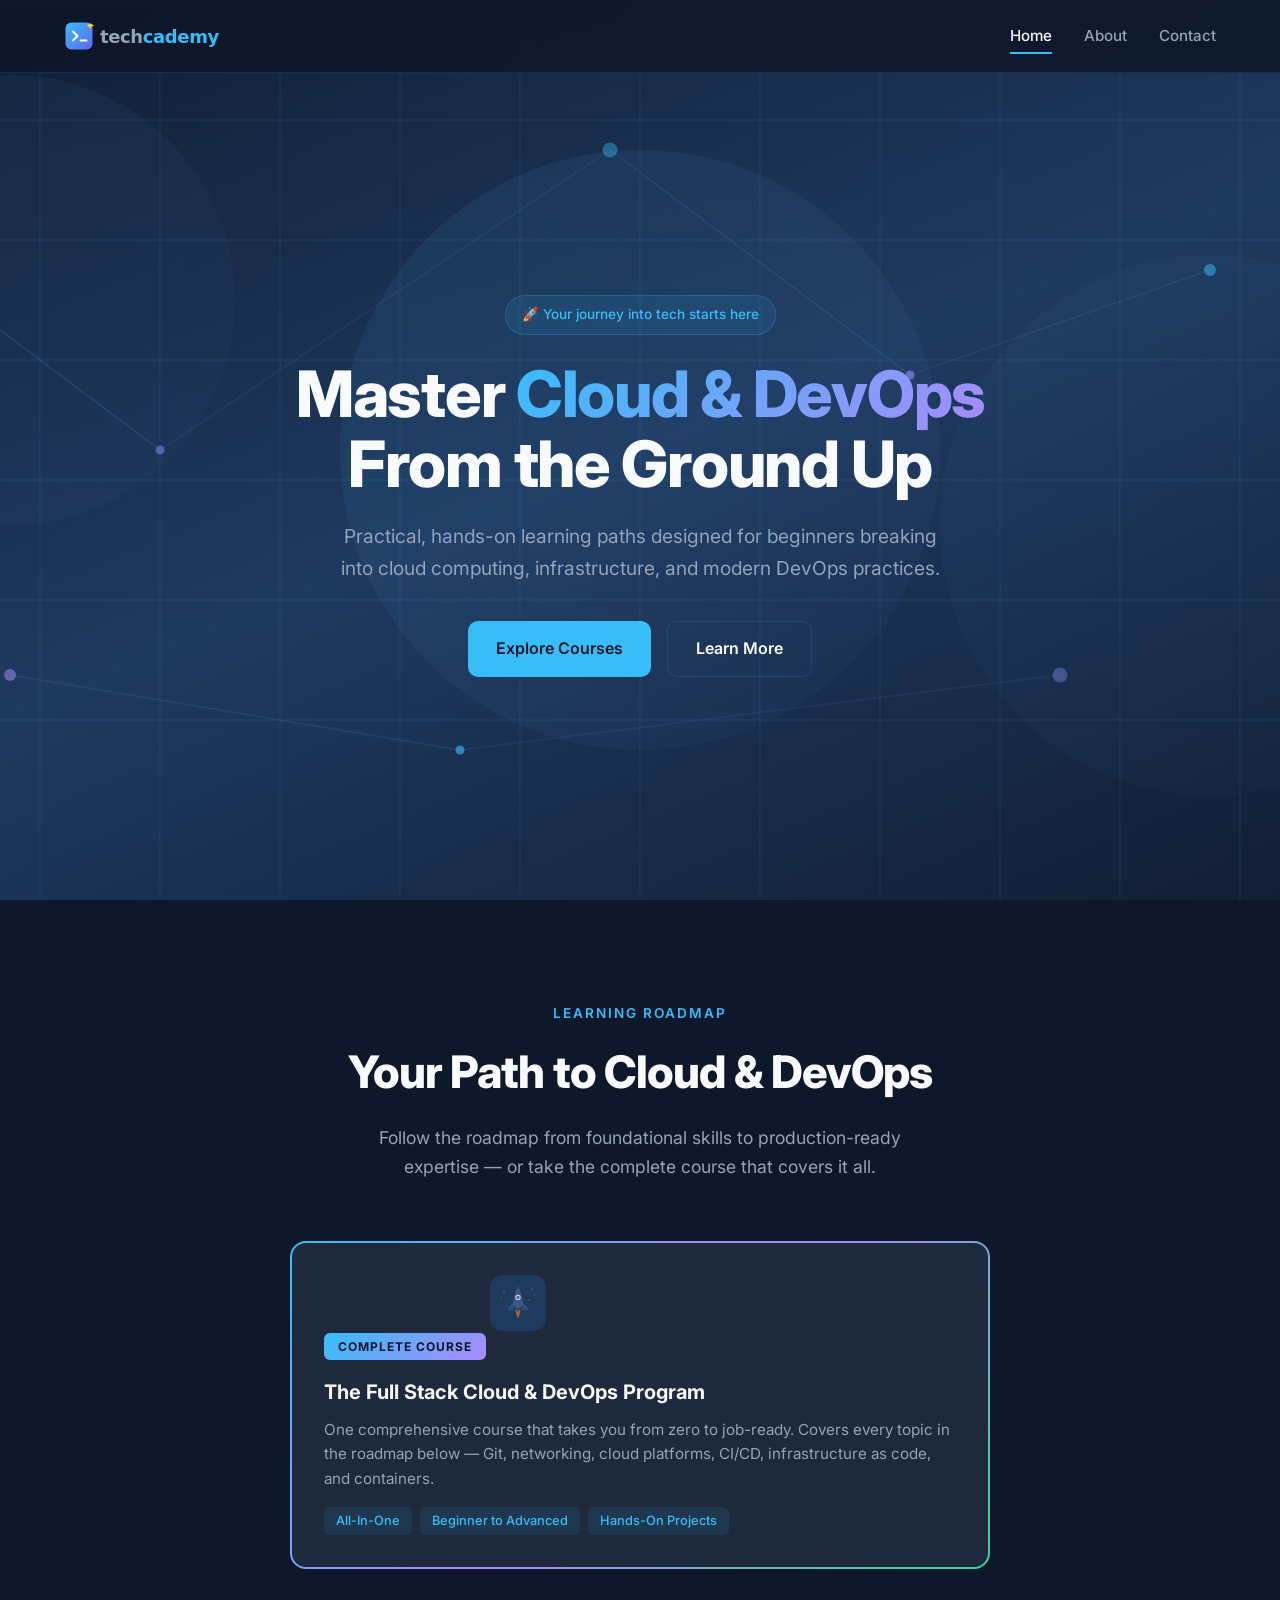
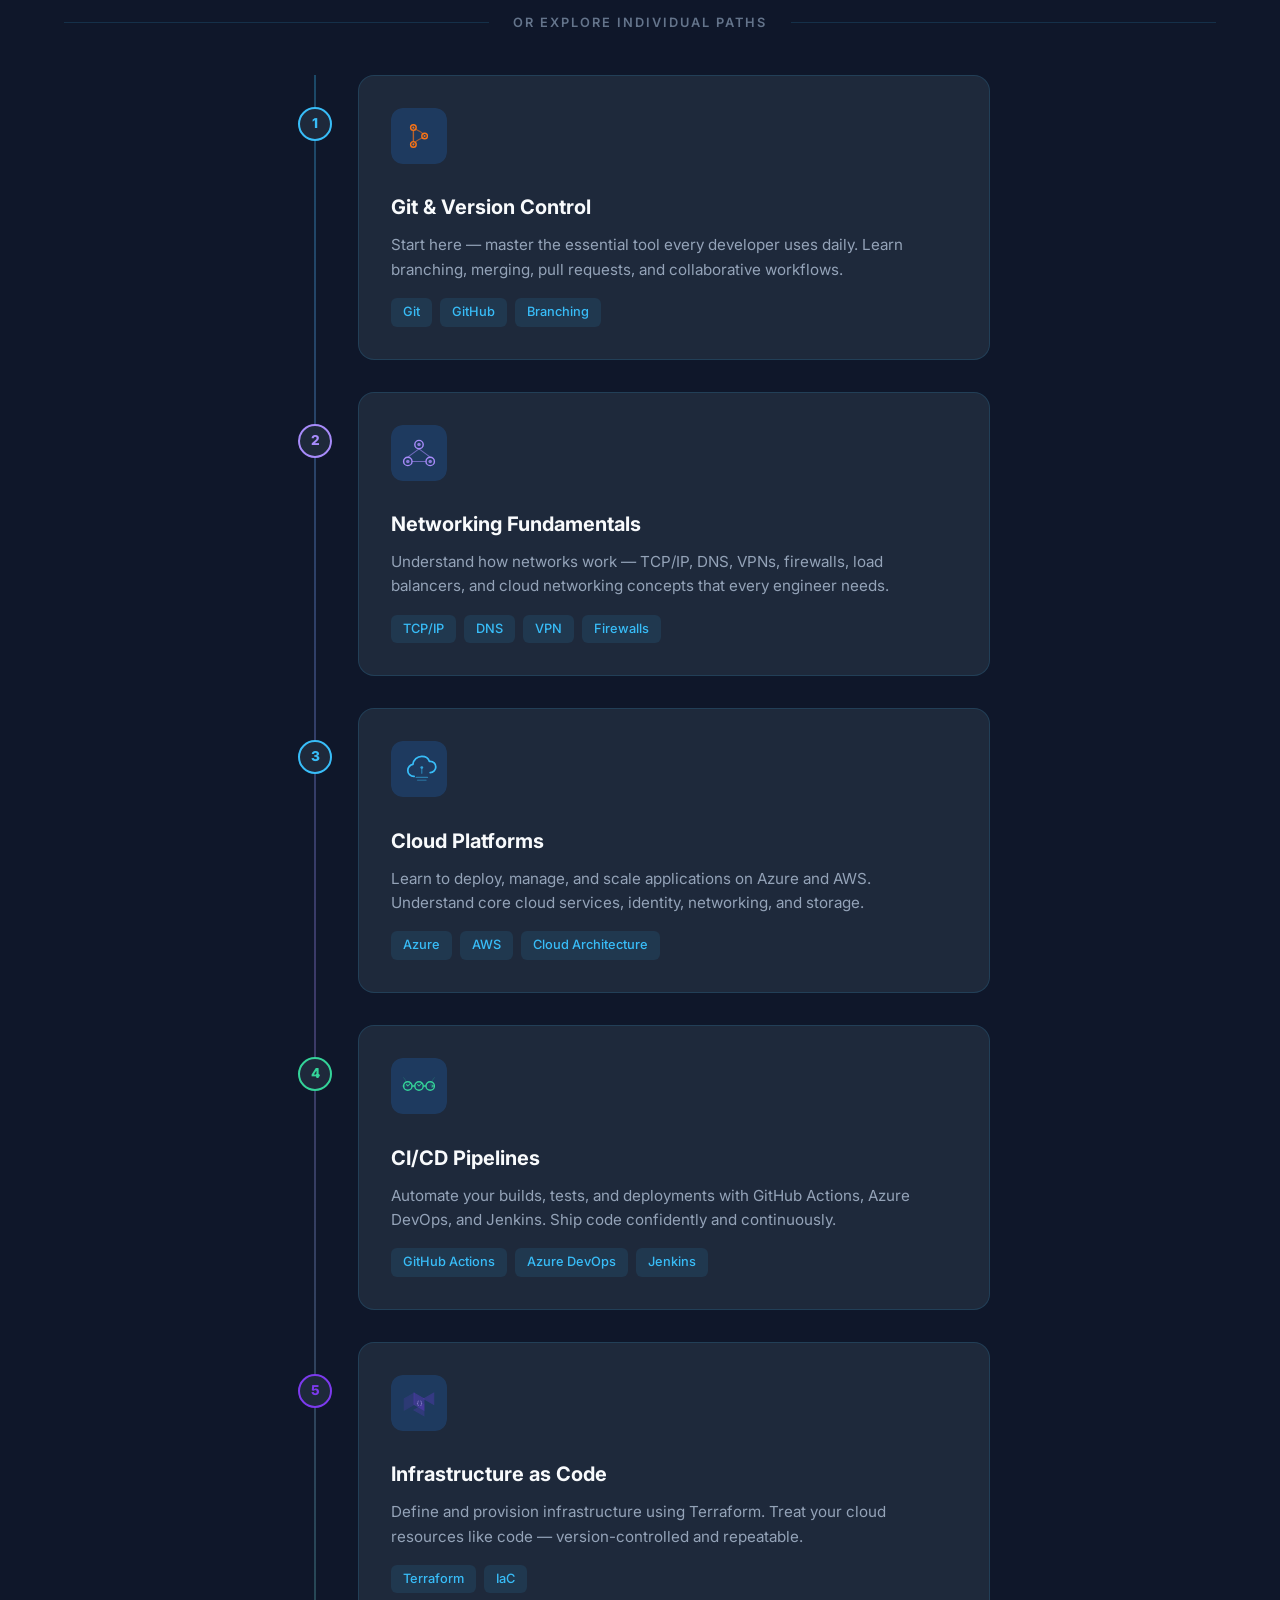
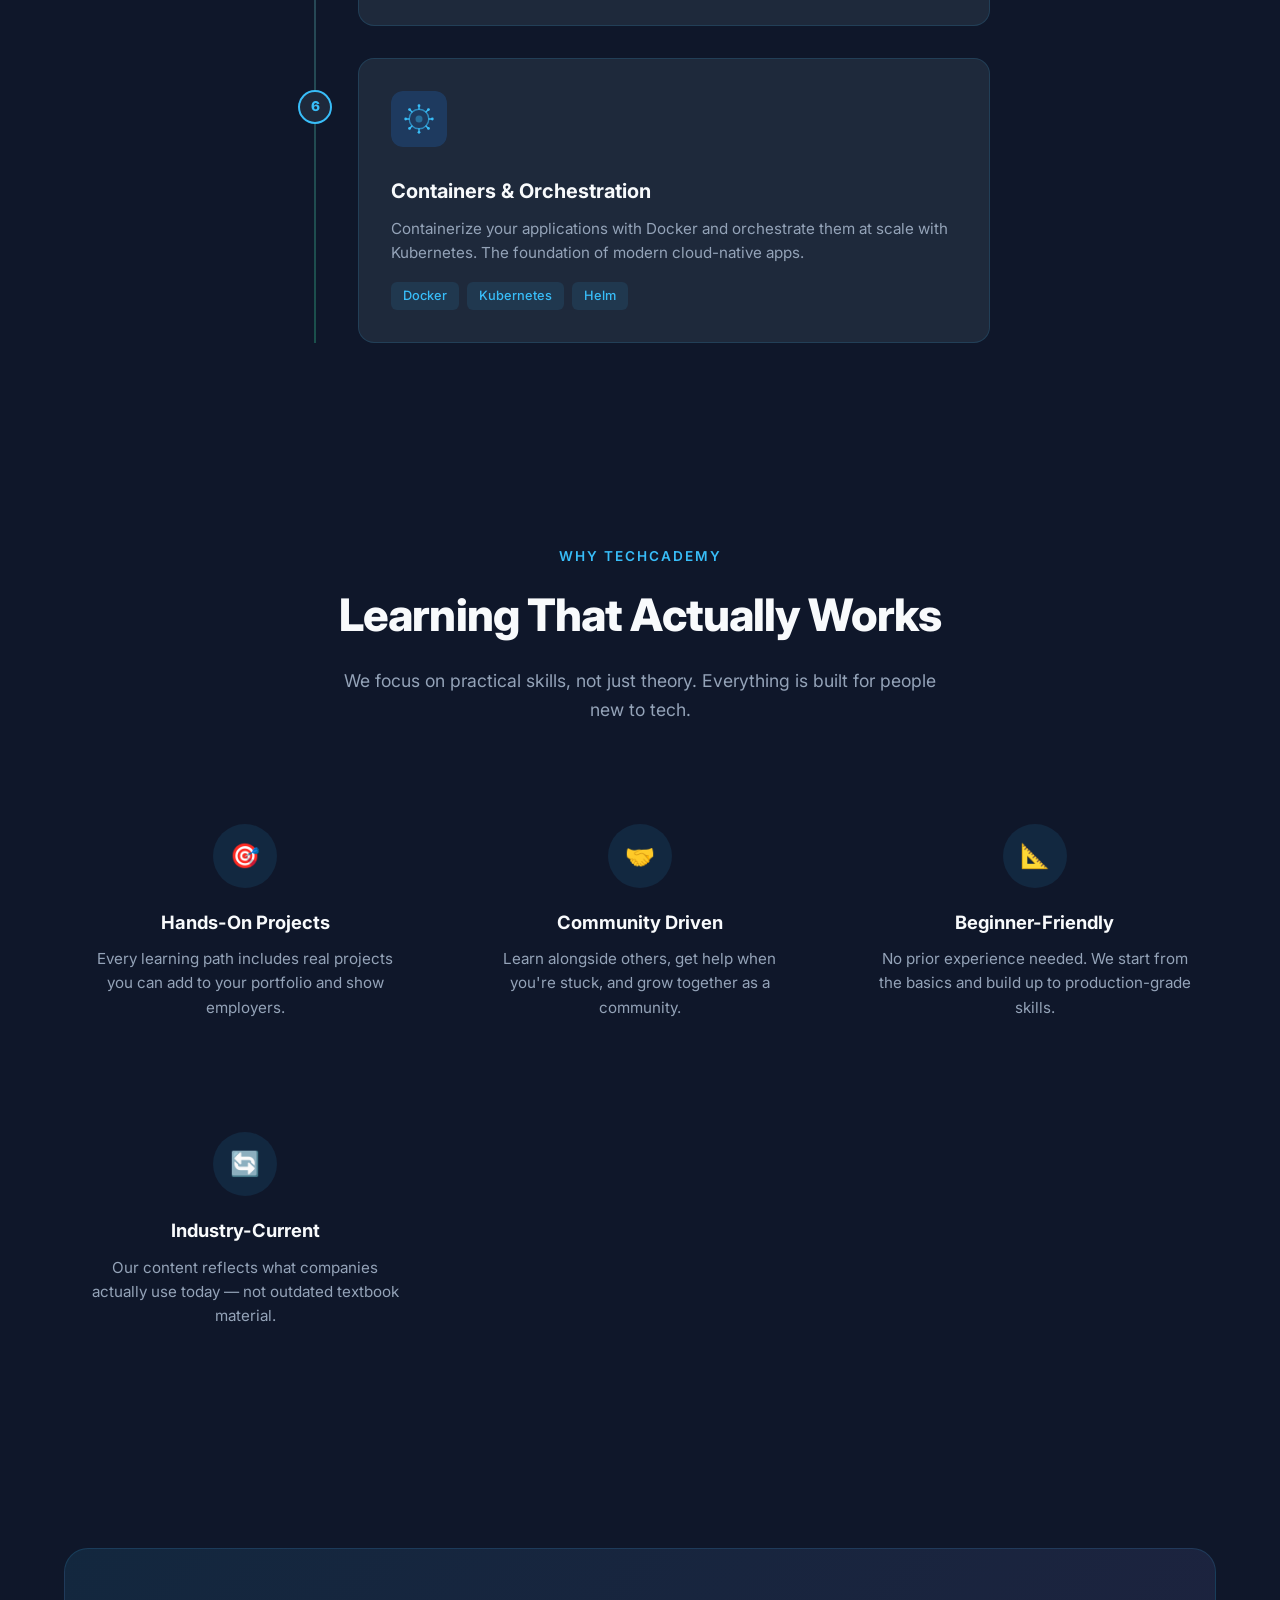
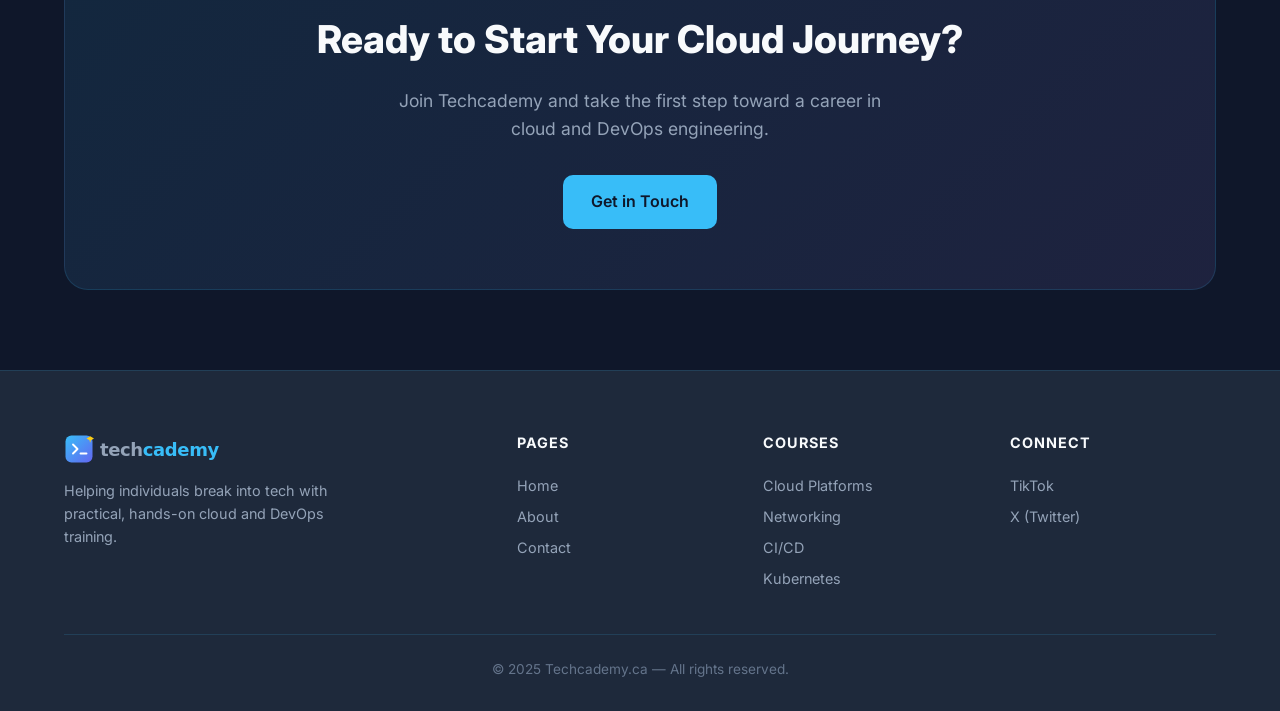
<file: index.html>
<!DOCTYPE html>
<html lang="en">
<head>
  <meta charset="UTF-8">
  <meta name="viewport" content="width=device-width, initial-scale=1.0">
  <meta name="description" content="Techcademy - Learn cloud computing, DevOps, and modern infrastructure skills. Master Azure, AWS, Kubernetes, Terraform, CI/CD, and more.">
  <title>Techcademy - Launch Your Cloud & DevOps Career</title>
  <link rel="preconnect" href="https://fonts.googleapis.com">
  <link rel="preconnect" href="https://fonts.gstatic.com" crossorigin>
  <link href="https://fonts.googleapis.com/css2?family=Inter:wght@400;500;600;700;800&display=swap" rel="stylesheet">
  <link rel="stylesheet" href="css/styles.css">
  <link rel="icon" href="data:image/svg+xml,<svg xmlns='http://www.w3.org/2000/svg' viewBox='0 0 32 32'><rect width='32' height='32' rx='6' fill='%231e3a5f'/><text x='6' y='23' font-size='18' fill='%2338bdf8'>T</text></svg>">
</head>
<body>

  <!-- Navigation -->
  <nav class="navbar">
    <div class="nav-content">
      <a href="index.html" class="nav-logo">
        <img src="images/logo.svg" alt="Techcademy">
      </a>
      <div class="nav-links">
        <a href="index.html" class="active">Home</a>
        <a href="about.html">About</a>
        <a href="contact.html">Contact</a>
      </div>
      <button class="nav-toggle" aria-label="Toggle navigation">
        <span></span>
        <span></span>
        <span></span>
      </button>
    </div>
  </nav>

  <!-- Hero Section -->
  <section class="hero">
    <div class="hero-bg">
      <img src="images/hero-bg.svg" alt="">
    </div>
    <div class="hero-content">
      <div class="hero-badge">🚀 Your journey into tech starts here</div>
      <h1>Master <span class="highlight">Cloud & DevOps</span> From the Ground Up</h1>
      <p>Practical, hands-on learning paths designed for beginners breaking into cloud computing, infrastructure, and modern DevOps practices.</p>
      <div class="hero-buttons">
        <a href="#courses" class="btn btn-primary">Explore Courses</a>
        <a href="about.html" class="btn btn-secondary">Learn More</a>
      </div>
    </div>
  </section>

  <!-- Courses Roadmap -->
  <section id="courses" class="section">
    <div class="container">
      <div class="section-header fade-in">
        <span class="section-label">Learning Roadmap</span>
        <h2>Your Path to Cloud & DevOps</h2>
        <p>Follow the roadmap from foundational skills to production-ready expertise — or take the complete course that covers it all.</p>
      </div>

      <!-- All-in-One Course -->
      <div class="roadmap-highlight fade-in">
        <div class="course-card card-gradient">
          <div class="highlight-badge">Complete Course</div>
          <img src="images/icon-allinone.svg" alt="Complete Course" class="card-icon">
          <h3>The Full Stack Cloud & DevOps Program</h3>
          <p>One comprehensive course that takes you from zero to job-ready. Covers every topic in the roadmap below — Git, networking, cloud platforms, CI/CD, infrastructure as code, and containers.</p>
          <div class="card-tags">
            <span class="tag">All-In-One</span>
            <span class="tag">Beginner to Advanced</span>
            <span class="tag">Hands-On Projects</span>
          </div>
        </div>
      </div>

      <div class="roadmap-divider fade-in">
        <span>OR EXPLORE INDIVIDUAL PATHS</span>
      </div>

      <!-- Roadmap Steps -->
      <div class="roadmap">
        <div class="roadmap-line"></div>

        <div class="roadmap-step fade-in">
          <div class="roadmap-number">1</div>
          <div class="course-card card-orange">
            <img src="images/icon-git.svg" alt="Git" class="card-icon">
            <h3>Git & Version Control</h3>
            <p>Start here — master the essential tool every developer uses daily. Learn branching, merging, pull requests, and collaborative workflows.</p>
            <div class="card-tags">
              <span class="tag">Git</span>
              <span class="tag">GitHub</span>
              <span class="tag">Branching</span>
            </div>
          </div>
        </div>

        <div class="roadmap-step fade-in">
          <div class="roadmap-number">2</div>
          <div class="course-card card-purple">
            <img src="images/icon-networking.svg" alt="Networking" class="card-icon">
            <h3>Networking Fundamentals</h3>
            <p>Understand how networks work — TCP/IP, DNS, VPNs, firewalls, load balancers, and cloud networking concepts that every engineer needs.</p>
            <div class="card-tags">
              <span class="tag">TCP/IP</span>
              <span class="tag">DNS</span>
              <span class="tag">VPN</span>
              <span class="tag">Firewalls</span>
            </div>
          </div>
        </div>

        <div class="roadmap-step fade-in">
          <div class="roadmap-number">3</div>
          <div class="course-card card-blue">
            <img src="images/icon-cloud.svg" alt="Cloud Computing" class="card-icon">
            <h3>Cloud Platforms</h3>
            <p>Learn to deploy, manage, and scale applications on Azure and AWS. Understand core cloud services, identity, networking, and storage.</p>
            <div class="card-tags">
              <span class="tag">Azure</span>
              <span class="tag">AWS</span>
              <span class="tag">Cloud Architecture</span>
            </div>
          </div>
        </div>

        <div class="roadmap-step fade-in">
          <div class="roadmap-number">4</div>
          <div class="course-card card-green">
            <img src="images/icon-cicd.svg" alt="CI/CD" class="card-icon">
            <h3>CI/CD Pipelines</h3>
            <p>Automate your builds, tests, and deployments with GitHub Actions, Azure DevOps, and Jenkins. Ship code confidently and continuously.</p>
            <div class="card-tags">
              <span class="tag">GitHub Actions</span>
              <span class="tag">Azure DevOps</span>
              <span class="tag">Jenkins</span>
            </div>
          </div>
        </div>

        <div class="roadmap-step fade-in">
          <div class="roadmap-number">5</div>
          <div class="course-card card-violet">
            <img src="images/icon-terraform.svg" alt="Terraform" class="card-icon">
            <h3>Infrastructure as Code</h3>
            <p>Define and provision infrastructure using Terraform. Treat your cloud resources like code — version-controlled and repeatable.</p>
            <div class="card-tags">
              <span class="tag">Terraform</span>
              <span class="tag">IaC</span>
            </div>
          </div>
        </div>

        <div class="roadmap-step fade-in">
          <div class="roadmap-number">6</div>
          <div class="course-card card-blue">
            <img src="images/icon-kubernetes.svg" alt="Kubernetes & Docker" class="card-icon">
            <h3>Containers & Orchestration</h3>
            <p>Containerize your applications with Docker and orchestrate them at scale with Kubernetes. The foundation of modern cloud-native apps.</p>
            <div class="card-tags">
              <span class="tag">Docker</span>
              <span class="tag">Kubernetes</span>
              <span class="tag">Helm</span>
            </div>
          </div>
        </div>

      </div>
    </div>
  </section>

  <!-- Why Techcademy -->
  <section class="section">
    <div class="container">
      <div class="section-header fade-in">
        <span class="section-label">Why Techcademy</span>
        <h2>Learning That Actually Works</h2>
        <p>We focus on practical skills, not just theory. Everything is built for people new to tech.</p>
      </div>

      <div class="why-grid">
        <div class="why-card fade-in">
          <div class="icon-circle">🎯</div>
          <h3>Hands-On Projects</h3>
          <p>Every learning path includes real projects you can add to your portfolio and show employers.</p>
        </div>
        <div class="why-card fade-in">
          <div class="icon-circle">🤝</div>
          <h3>Community Driven</h3>
          <p>Learn alongside others, get help when you're stuck, and grow together as a community.</p>
        </div>
        <div class="why-card fade-in">
          <div class="icon-circle">📐</div>
          <h3>Beginner-Friendly</h3>
          <p>No prior experience needed. We start from the basics and build up to production-grade skills.</p>
        </div>
        <div class="why-card fade-in">
          <div class="icon-circle">🔄</div>
          <h3>Industry-Current</h3>
          <p>Our content reflects what companies actually use today — not outdated textbook material.</p>
        </div>
      </div>
    </div>
  </section>

  <!-- CTA -->
  <section class="cta">
    <div class="container">
      <div class="cta-box fade-in">
        <h2>Ready to Start Your Cloud Journey?</h2>
        <p>Join Techcademy and take the first step toward a career in cloud and DevOps engineering.</p>
        <a href="contact.html" class="btn btn-primary">Get in Touch</a>
      </div>
    </div>
  </section>

  <!-- Footer -->
  <footer class="footer">
    <div class="container">
      <div class="footer-grid">
        <div class="footer-brand">
          <a href="index.html" class="nav-logo">
            <img src="images/logo.svg" alt="Techcademy">
          </a>
          <p>Helping individuals break into tech with practical, hands-on cloud and DevOps training.</p>
        </div>
        <div class="footer-col">
          <h4>Pages</h4>
          <a href="index.html">Home</a>
          <a href="about.html">About</a>
          <a href="contact.html">Contact</a>
        </div>
        <div class="footer-col">
          <h4>Courses</h4>
          <a href="#courses">Cloud Platforms</a>
          <a href="#courses">Networking</a>
          <a href="#courses">CI/CD</a>
          <a href="#courses">Kubernetes</a>
        </div>
        <div class="footer-col">
          <h4>Connect</h4>
          <a href="#">TikTok</a>
          <a href="#">X (Twitter)</a>
        </div>
      </div>
      <div class="footer-bottom">
        <p>&copy; 2025 Techcademy.ca — All rights reserved.</p>
      </div>
    </div>
  </footer>

  <script src="js/main.js"></script>
</body>
</html>
</file>
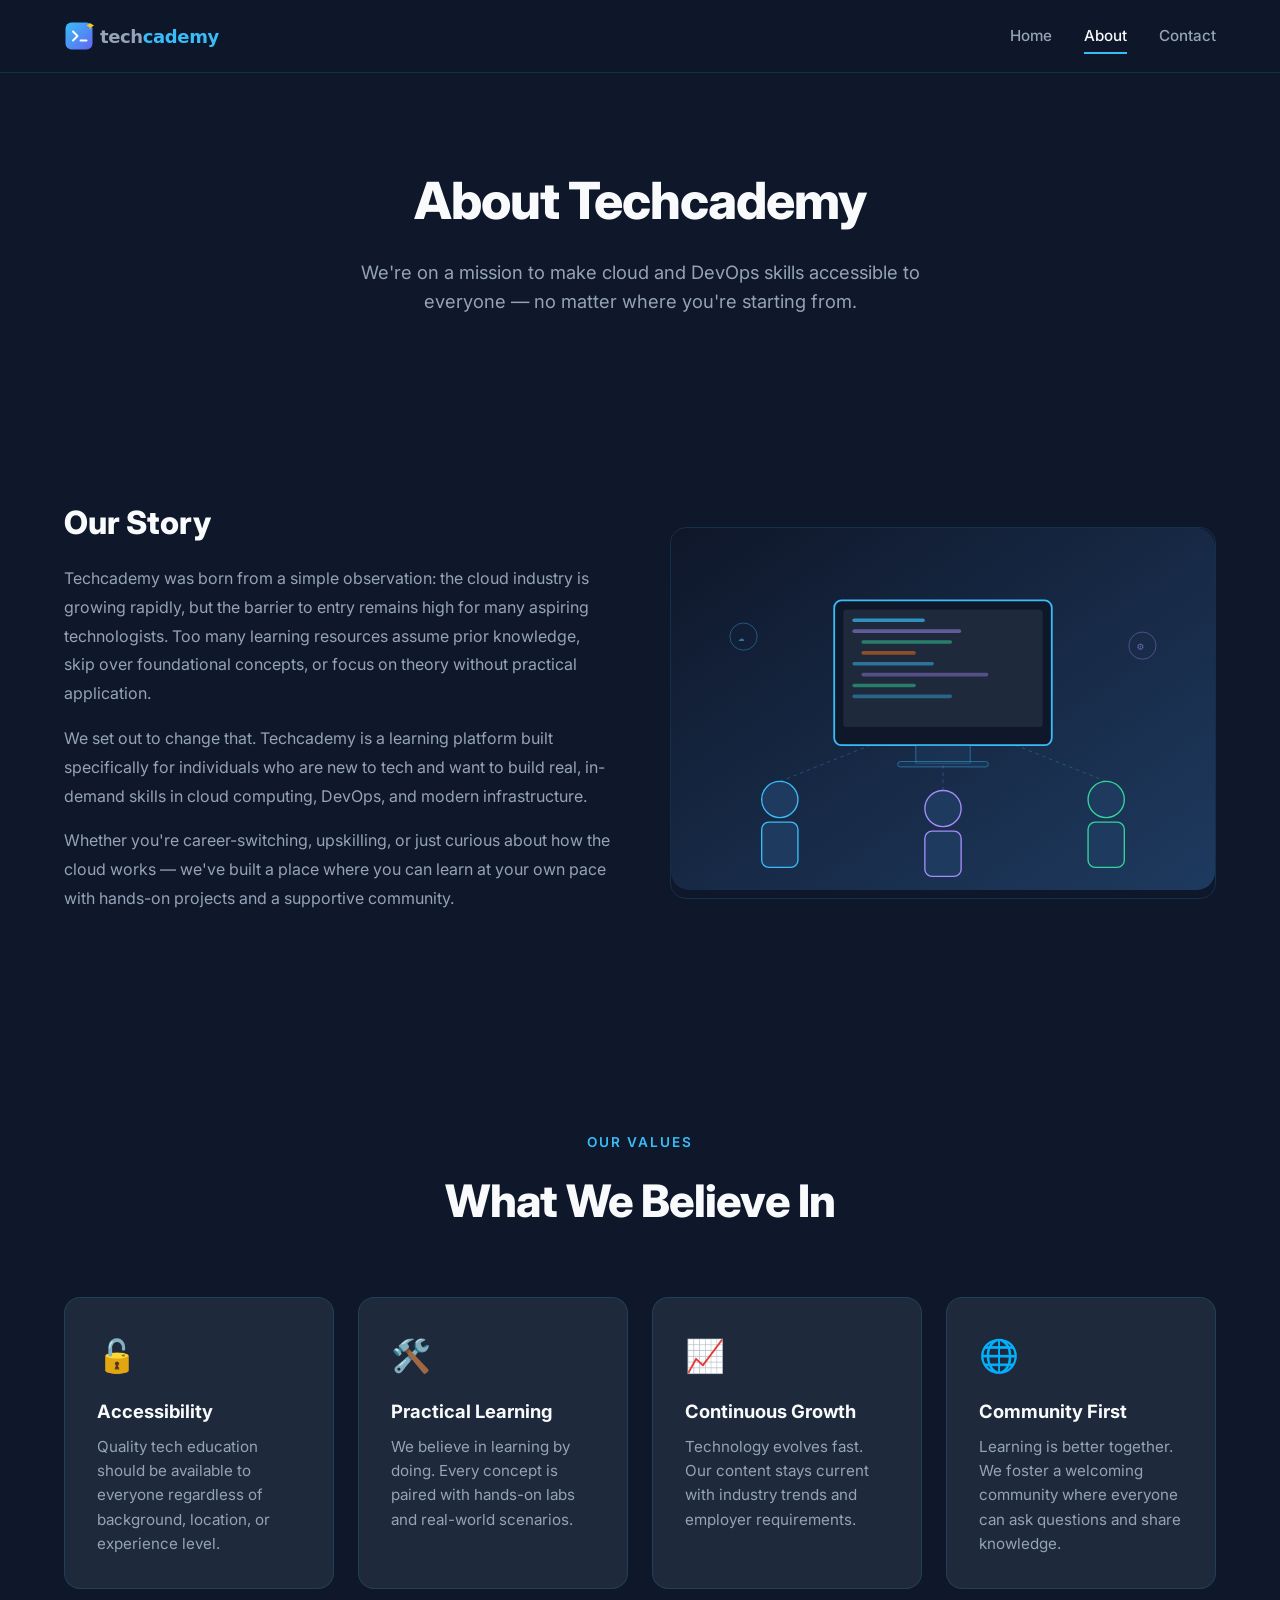
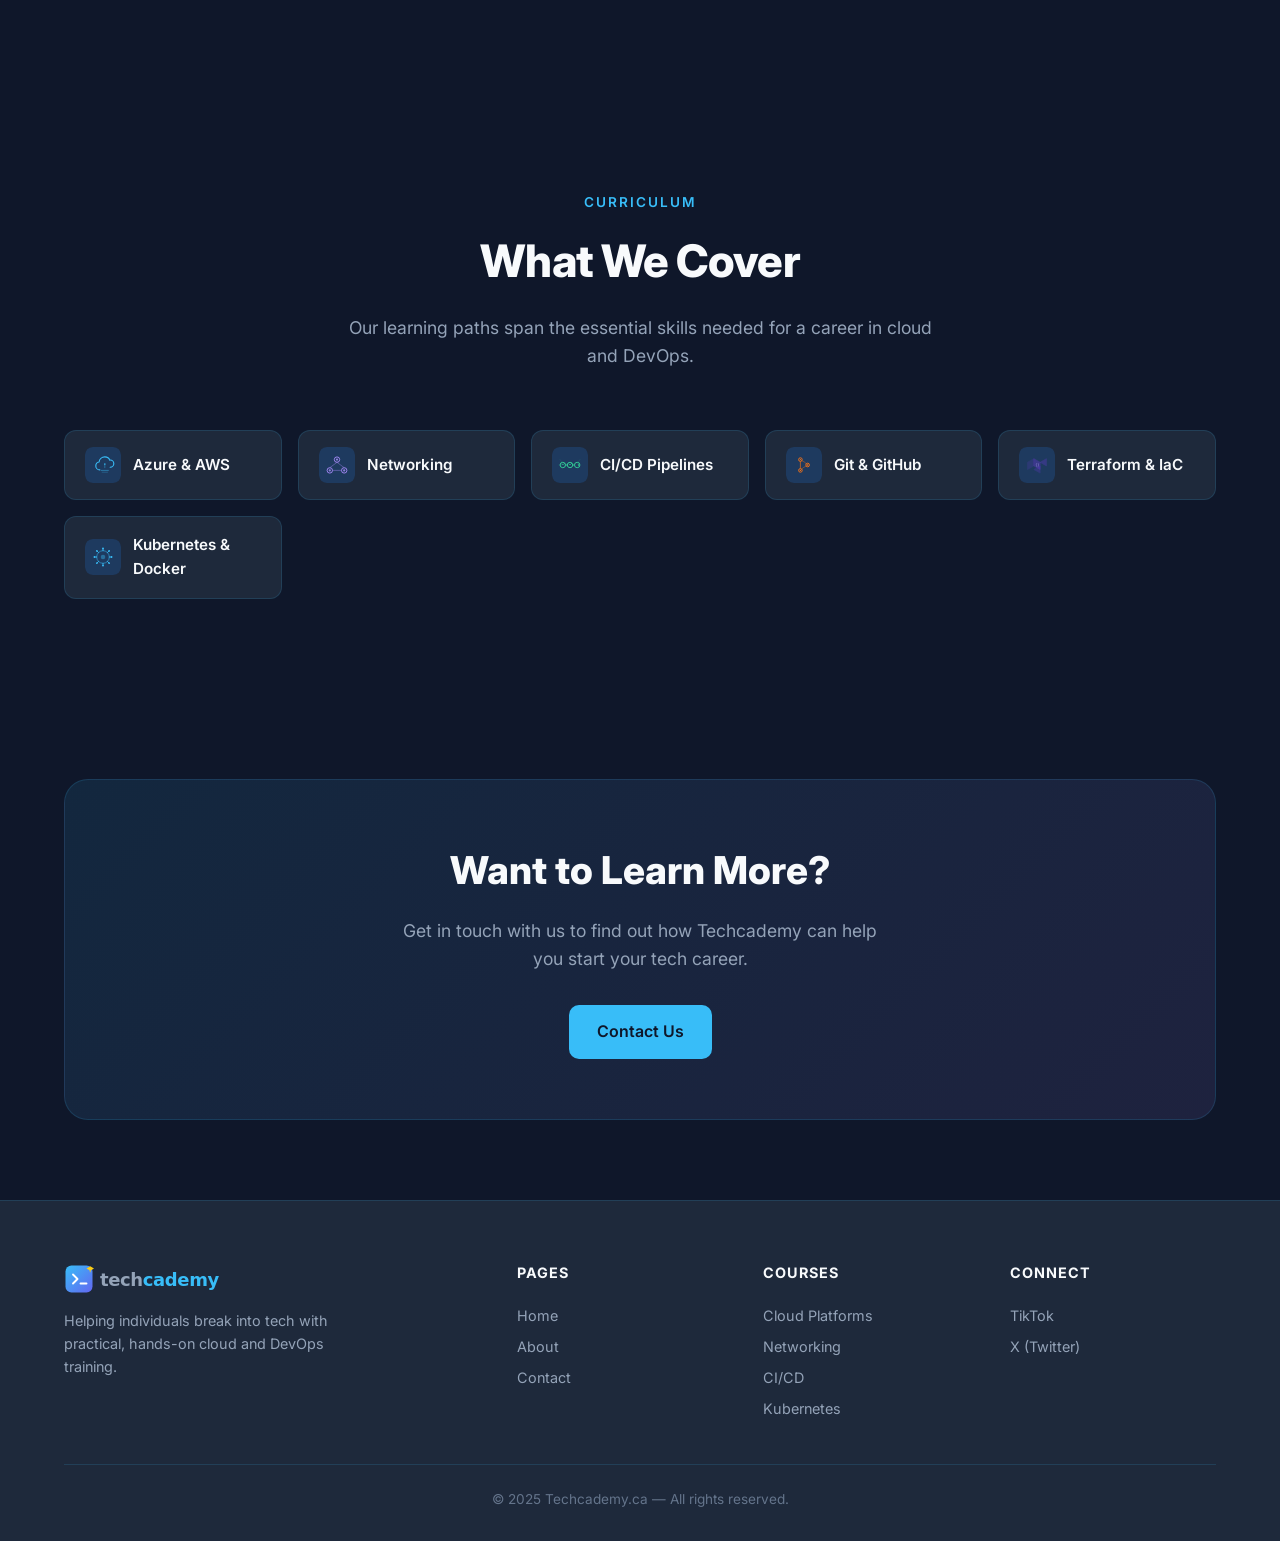
<file: about.html>
<!DOCTYPE html>
<html lang="en">
<head>
  <meta charset="UTF-8">
  <meta name="viewport" content="width=device-width, initial-scale=1.0">
  <meta name="description" content="Learn about Techcademy's mission to help individuals break into cloud computing and DevOps.">
  <title>About - Techcademy</title>
  <link rel="preconnect" href="https://fonts.googleapis.com">
  <link rel="preconnect" href="https://fonts.gstatic.com" crossorigin>
  <link href="https://fonts.googleapis.com/css2?family=Inter:wght@400;500;600;700;800&display=swap" rel="stylesheet">
  <link rel="stylesheet" href="css/styles.css">
  <link rel="icon" href="data:image/svg+xml,<svg xmlns='http://www.w3.org/2000/svg' viewBox='0 0 32 32'><rect width='32' height='32' rx='6' fill='%231e3a5f'/><text x='6' y='23' font-size='18' fill='%2338bdf8'>T</text></svg>">
</head>
<body>

  <!-- Navigation -->
  <nav class="navbar">
    <div class="nav-content">
      <a href="index.html" class="nav-logo">
        <img src="images/logo.svg" alt="Techcademy">
      </a>
      <div class="nav-links">
        <a href="index.html">Home</a>
        <a href="about.html" class="active">About</a>
        <a href="contact.html">Contact</a>
      </div>
      <button class="nav-toggle" aria-label="Toggle navigation">
        <span></span>
        <span></span>
        <span></span>
      </button>
    </div>
  </nav>

  <!-- Page Hero -->
  <section class="page-hero">
    <div class="container">
      <h1>About <span class="highlight">Techcademy</span></h1>
      <p>We're on a mission to make cloud and DevOps skills accessible to everyone — no matter where you're starting from.</p>
    </div>
  </section>

  <!-- Our Story -->
  <section class="section">
    <div class="container">
      <div class="about-content fade-in">
        <div class="text">
          <h2>Our Story</h2>
          <p>Techcademy was born from a simple observation: the cloud industry is growing rapidly, but the barrier to entry remains high for many aspiring technologists. Too many learning resources assume prior knowledge, skip over foundational concepts, or focus on theory without practical application.</p>
          <p>We set out to change that. Techcademy is a learning platform built specifically for individuals who are new to tech and want to build real, in-demand skills in cloud computing, DevOps, and modern infrastructure.</p>
          <p>Whether you're career-switching, upskilling, or just curious about how the cloud works — we've built a place where you can learn at your own pace with hands-on projects and a supportive community.</p>
        </div>
        <div class="about-image">
          <img src="images/about-illustration.svg" alt="People learning together at Techcademy">
        </div>
      </div>
    </div>
  </section>

  <!-- Values -->
  <section class="section">
    <div class="container">
      <div class="section-header fade-in">
        <span class="section-label">Our Values</span>
        <h2>What We Believe In</h2>
      </div>

      <div class="values-grid">
        <div class="value-card fade-in">
          <div class="value-icon">🔓</div>
          <h3>Accessibility</h3>
          <p>Quality tech education should be available to everyone regardless of background, location, or experience level.</p>
        </div>
        <div class="value-card fade-in">
          <div class="value-icon">🛠️</div>
          <h3>Practical Learning</h3>
          <p>We believe in learning by doing. Every concept is paired with hands-on labs and real-world scenarios.</p>
        </div>
        <div class="value-card fade-in">
          <div class="value-icon">📈</div>
          <h3>Continuous Growth</h3>
          <p>Technology evolves fast. Our content stays current with industry trends and employer requirements.</p>
        </div>
        <div class="value-card fade-in">
          <div class="value-icon">🌐</div>
          <h3>Community First</h3>
          <p>Learning is better together. We foster a welcoming community where everyone can ask questions and share knowledge.</p>
        </div>
      </div>
    </div>
  </section>

  <!-- What We Teach -->
  <section class="section">
    <div class="container">
      <div class="section-header fade-in">
        <span class="section-label">Curriculum</span>
        <h2>What We Cover</h2>
        <p>Our learning paths span the essential skills needed for a career in cloud and DevOps.</p>
      </div>

      <div class="topics-list fade-in">
        <div class="topic-item">
          <img src="images/icon-cloud.svg" alt="Azure & AWS">
          <span>Azure & AWS</span>
        </div>
        <div class="topic-item">
          <img src="images/icon-networking.svg" alt="Networking">
          <span>Networking</span>
        </div>
        <div class="topic-item">
          <img src="images/icon-cicd.svg" alt="CI/CD">
          <span>CI/CD Pipelines</span>
        </div>
        <div class="topic-item">
          <img src="images/icon-git.svg" alt="Git">
          <span>Git & GitHub</span>
        </div>
        <div class="topic-item">
          <img src="images/icon-terraform.svg" alt="Terraform">
          <span>Terraform & IaC</span>
        </div>
        <div class="topic-item">
          <img src="images/icon-kubernetes.svg" alt="Kubernetes">
          <span>Kubernetes & Docker</span>
        </div>
      </div>
    </div>
  </section>

  <!-- CTA -->
  <section class="cta">
    <div class="container">
      <div class="cta-box fade-in">
        <h2>Want to Learn More?</h2>
        <p>Get in touch with us to find out how Techcademy can help you start your tech career.</p>
        <a href="contact.html" class="btn btn-primary">Contact Us</a>
      </div>
    </div>
  </section>

  <!-- Footer -->
  <footer class="footer">
    <div class="container">
      <div class="footer-grid">
        <div class="footer-brand">
          <a href="index.html" class="nav-logo">
            <img src="images/logo.svg" alt="Techcademy">
          </a>
          <p>Helping individuals break into tech with practical, hands-on cloud and DevOps training.</p>
        </div>
        <div class="footer-col">
          <h4>Pages</h4>
          <a href="index.html">Home</a>
          <a href="about.html">About</a>
          <a href="contact.html">Contact</a>
        </div>
        <div class="footer-col">
          <h4>Courses</h4>
          <a href="index.html#courses">Cloud Platforms</a>
          <a href="index.html#courses">Networking</a>
          <a href="index.html#courses">CI/CD</a>
          <a href="index.html#courses">Kubernetes</a>
        </div>
        <div class="footer-col">
          <h4>Connect</h4>
          <a href="#">TikTok</a>
          <a href="#">X (Twitter)</a>
        </div>
      </div>
      <div class="footer-bottom">
        <p>&copy; 2025 Techcademy.ca — All rights reserved.</p>
      </div>
    </div>
  </footer>

  <script src="js/main.js"></script>
</body>
</html>
</file>
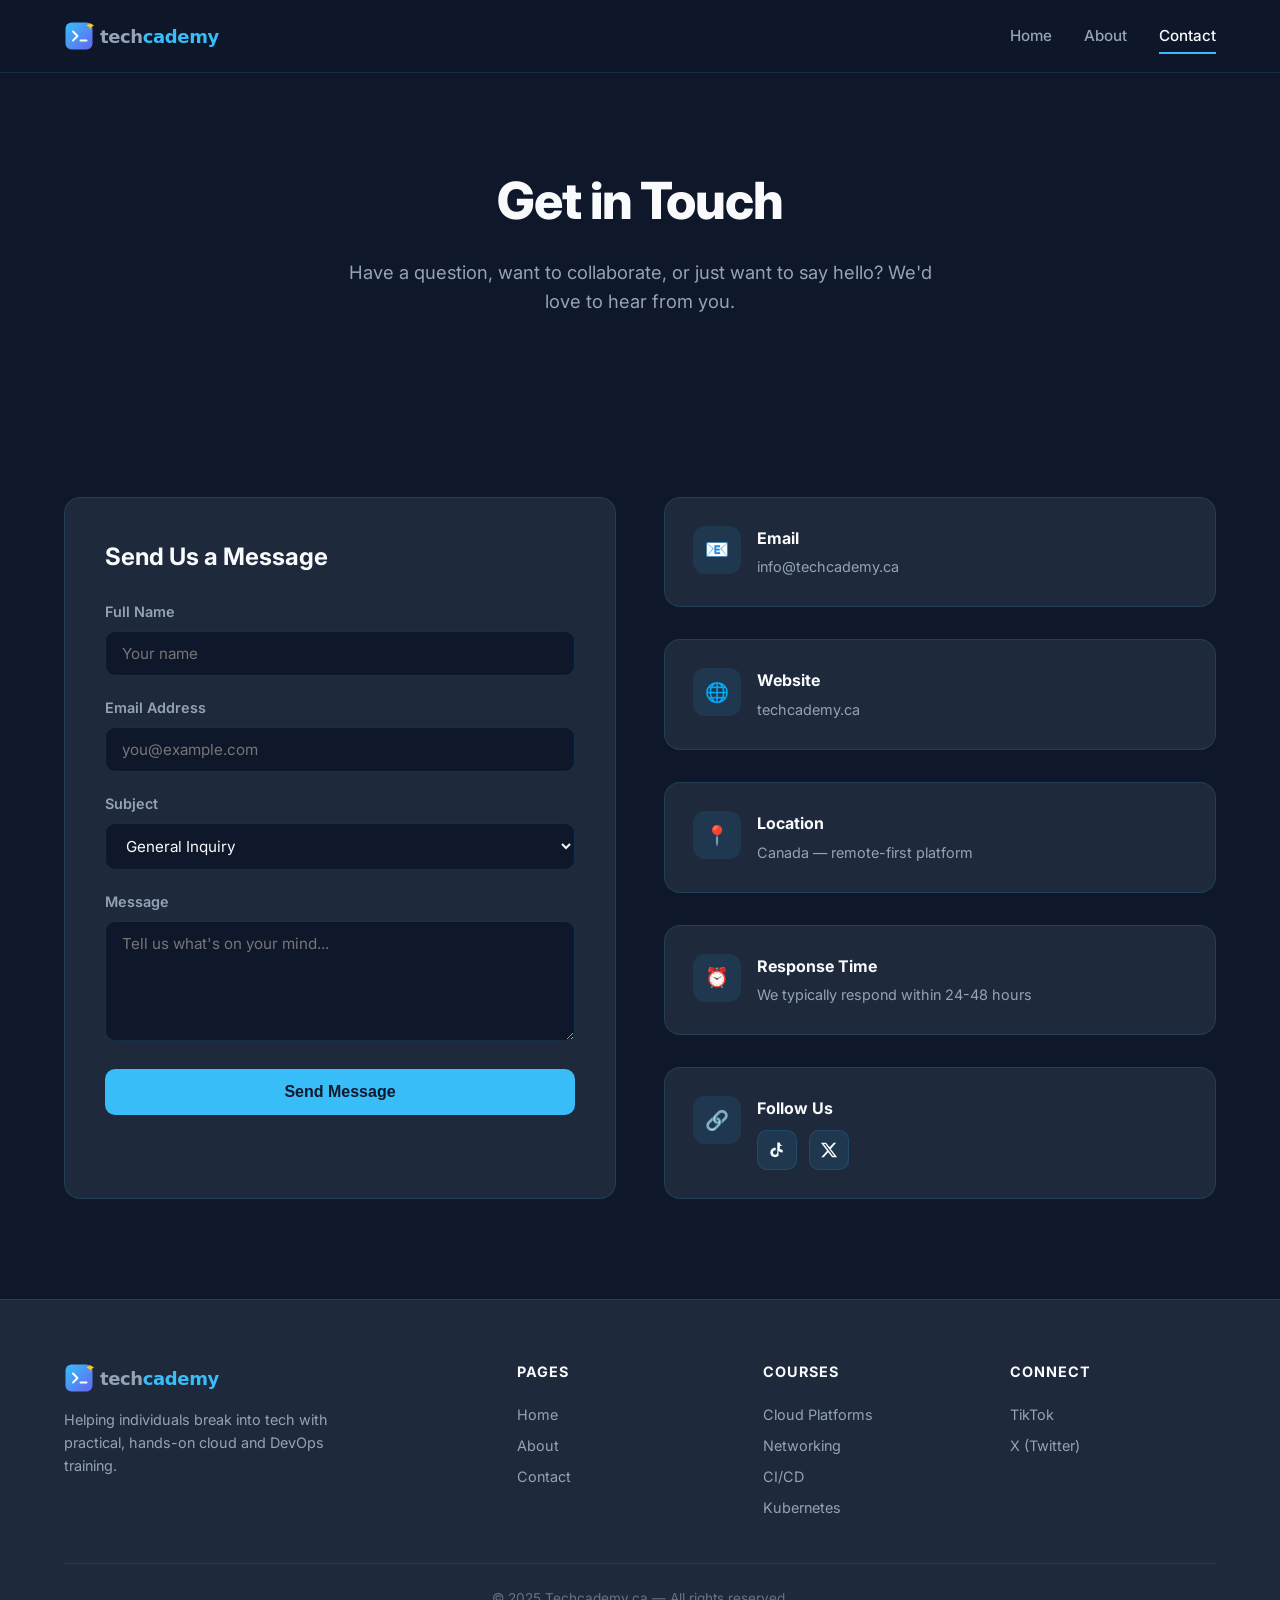
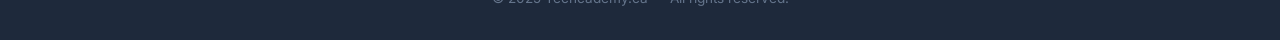
<file: contact.html>
<!DOCTYPE html>
<html lang="en">
<head>
  <meta charset="UTF-8">
  <meta name="viewport" content="width=device-width, initial-scale=1.0">
  <meta name="description" content="Get in touch with Techcademy. We'd love to hear from you about our cloud and DevOps learning programs.">
  <title>Contact - Techcademy</title>
  <link rel="preconnect" href="https://fonts.googleapis.com">
  <link rel="preconnect" href="https://fonts.gstatic.com" crossorigin>
  <link href="https://fonts.googleapis.com/css2?family=Inter:wght@400;500;600;700;800&display=swap" rel="stylesheet">
  <link rel="stylesheet" href="css/styles.css">
  <link rel="icon" href="data:image/svg+xml,<svg xmlns='http://www.w3.org/2000/svg' viewBox='0 0 32 32'><rect width='32' height='32' rx='6' fill='%231e3a5f'/><text x='6' y='23' font-size='18' fill='%2338bdf8'>T</text></svg>">
</head>
<body>

  <!-- Navigation -->
  <nav class="navbar">
    <div class="nav-content">
      <a href="index.html" class="nav-logo">
        <img src="images/logo.svg" alt="Techcademy">
      </a>
      <div class="nav-links">
        <a href="index.html">Home</a>
        <a href="about.html">About</a>
        <a href="contact.html" class="active">Contact</a>
      </div>
      <button class="nav-toggle" aria-label="Toggle navigation">
        <span></span>
        <span></span>
        <span></span>
      </button>
    </div>
  </nav>

  <!-- Page Hero -->
  <section class="page-hero">
    <div class="container">
      <h1>Get in <span class="highlight">Touch</span></h1>
      <p>Have a question, want to collaborate, or just want to say hello? We'd love to hear from you.</p>
    </div>
  </section>

  <!-- Contact Section -->
  <section class="section">
    <div class="container">
      <div class="contact-grid">

        <!-- Contact Form -->
        <div class="contact-form fade-in">
          <h2 style="margin-bottom: 24px; font-size: 1.5rem;">Send Us a Message</h2>
          <form id="contact-form" action="https://formspree.io/f/mvzlrqlr" method="POST">
            <div class="form-group">
              <label for="name">Full Name</label>
              <input type="text" id="name" name="name" placeholder="Your name" required>
            </div>
            <div class="form-group">
              <label for="email">Email Address</label>
              <input type="email" id="email" name="email" placeholder="you@example.com" required>
            </div>
            <input type="hidden" name="_replyto" id="_replyto">
            <div class="form-group">
              <label for="subject">Subject</label>
              <select id="subject" name="_subject">
                <option value="General Inquiry">General Inquiry</option>
                <option value="Course Information">Course Information</option>
                <option value="Partnership">Partnership</option>
                <option value="Feedback">Feedback</option>
              </select>
            </div>
            <div class="form-group">
              <label for="message">Message</label>
              <textarea id="message" name="message" placeholder="Tell us what's on your mind..." required></textarea>
            </div>
            <div id="form-status" style="margin-bottom: 16px; padding: 12px; border-radius: 8px; display: none;"></div>
            <button type="submit" class="btn btn-primary" style="width: 100%; justify-content: center;">Send Message</button>
          </form>
        </div>

        <!-- Contact Info -->
        <div class="contact-info fade-in">
          <div class="contact-info-card">
            <div class="info-icon">📧</div>
            <div>
              <h3>Email</h3>
              <p>info@techcademy.ca</p>
            </div>
          </div>

          <div class="contact-info-card">
            <div class="info-icon">🌐</div>
            <div>
              <h3>Website</h3>
              <p>techcademy.ca</p>
            </div>
          </div>

          <div class="contact-info-card">
            <div class="info-icon">📍</div>
            <div>
              <h3>Location</h3>
              <p>Canada — remote-first platform</p>
            </div>
          </div>

          <div class="contact-info-card">
            <div class="info-icon">⏰</div>
            <div>
              <h3>Response Time</h3>
              <p>We typically respond within 24-48 hours</p>
            </div>
          </div>

          <div class="contact-info-card">
            <div class="info-icon">🔗</div>
            <div>
              <h3>Follow Us</h3>
              <div class="social-links">
                <a href="#" class="social-link" aria-label="TikTok">
                  <svg width="18" height="18" viewBox="0 0 24 24" fill="currentColor"><path d="M19.59 6.69a4.83 4.83 0 01-3.77-4.25V2h-3.45v13.67a2.89 2.89 0 01-2.88 2.5 2.89 2.89 0 01-2.89-2.89 2.89 2.89 0 012.89-2.89c.28 0 .54.04.79.1v-3.51a6.37 6.37 0 00-.79-.05A6.34 6.34 0 003.15 15.2a6.34 6.34 0 0010.86 4.46V13.2a8.16 8.16 0 005.58 2.17v-3.45a4.85 4.85 0 01-3.77-1.46V6.69h3.77z"/></svg>
                </a>
                <a href="#" class="social-link" aria-label="X">
                  <svg width="18" height="18" viewBox="0 0 24 24" fill="currentColor"><path d="M18.244 2.25h3.308l-7.227 8.26 8.502 11.24H16.17l-5.214-6.817L4.99 21.75H1.68l7.73-8.835L1.254 2.25H8.08l4.713 6.231zm-1.161 17.52h1.833L7.084 4.126H5.117z"/></svg>
                </a>
              </div>
            </div>
          </div>
        </div>

      </div>
    </div>
  </section>

  <!-- Footer -->
  <footer class="footer">
    <div class="container">
      <div class="footer-grid">
        <div class="footer-brand">
          <a href="index.html" class="nav-logo">
            <img src="images/logo.svg" alt="Techcademy">
          </a>
          <p>Helping individuals break into tech with practical, hands-on cloud and DevOps training.</p>
        </div>
        <div class="footer-col">
          <h4>Pages</h4>
          <a href="index.html">Home</a>
          <a href="about.html">About</a>
          <a href="contact.html">Contact</a>
        </div>
        <div class="footer-col">
          <h4>Courses</h4>
          <a href="index.html#courses">Cloud Platforms</a>
          <a href="index.html#courses">Networking</a>
          <a href="index.html#courses">CI/CD</a>
          <a href="index.html#courses">Kubernetes</a>
        </div>
        <div class="footer-col">
          <h4>Connect</h4>
          <a href="#">TikTok</a>
          <a href="#">X (Twitter)</a>
        </div>
      </div>
      <div class="footer-bottom">
        <p>&copy; 2025 Techcademy.ca — All rights reserved.</p>
      </div>
    </div>
  </footer>

  <script src="js/main.js"></script>
</body>
</html>
</file>
<file: css/styles.css>
/* ===== Reset & Base ===== */
*, *::before, *::after {
  margin: 0;
  padding: 0;
  box-sizing: border-box;
}

:root {
  --bg-primary: #0f172a;
  --bg-secondary: #1e293b;
  --bg-card: #1e3a5f;
  --text-primary: #f8fafc;
  --text-secondary: #94a3b8;
  --text-muted: #64748b;
  --accent-blue: #38bdf8;
  --accent-purple: #a78bfa;
  --accent-green: #34d399;
  --accent-orange: #f97316;
  --accent-violet: #7c3aed;
  --border-color: rgba(56, 189, 248, 0.15);
  --font-main: 'Inter', system-ui, -apple-system, sans-serif;
  --max-width: 1200px;
  --transition: 0.3s ease;
}

html {
  scroll-behavior: smooth;
}

body {
  font-family: var(--font-main);
  background: var(--bg-primary);
  color: var(--text-primary);
  line-height: 1.6;
  -webkit-font-smoothing: antialiased;
}

a {
  text-decoration: none;
  color: inherit;
  transition: color var(--transition);
}

img, svg {
  max-width: 100%;
  height: auto;
}

ul {
  list-style: none;
}

.container {
  max-width: var(--max-width);
  margin: 0 auto;
  padding: 0 24px;
}

/* ===== Navigation ===== */
.navbar {
  position: fixed;
  top: 0;
  left: 0;
  right: 0;
  z-index: 1000;
  background: rgba(15, 23, 42, 0.9);
  backdrop-filter: blur(12px);
  border-bottom: 1px solid var(--border-color);
  transition: background var(--transition);
}

.nav-content {
  max-width: var(--max-width);
  margin: 0 auto;
  padding: 0 24px;
  display: flex;
  align-items: center;
  justify-content: space-between;
  height: 72px;
}

.nav-logo {
  display: flex;
  align-items: center;
  gap: 10px;
  font-size: 1.4rem;
  font-weight: 700;
}

.nav-logo img {
  height: 36px;
  width: auto;
}

.nav-logo span {
  color: var(--accent-blue);
}

.nav-links {
  display: flex;
  align-items: center;
  gap: 32px;
}

.nav-links a {
  color: var(--text-secondary);
  font-weight: 500;
  font-size: 0.95rem;
  position: relative;
  padding: 4px 0;
}

.nav-links a::after {
  content: '';
  position: absolute;
  bottom: -2px;
  left: 0;
  width: 0;
  height: 2px;
  background: var(--accent-blue);
  transition: width var(--transition);
}

.nav-links a:hover,
.nav-links a.active {
  color: var(--text-primary);
}

.nav-links a:hover::after,
.nav-links a.active::after {
  width: 100%;
}

.nav-toggle {
  display: none;
  flex-direction: column;
  gap: 5px;
  cursor: pointer;
  background: none;
  border: none;
  padding: 4px;
}

.nav-toggle span {
  display: block;
  width: 24px;
  height: 2px;
  background: var(--text-primary);
  border-radius: 2px;
  transition: transform var(--transition), opacity var(--transition);
}

.nav-toggle.active span:nth-child(1) {
  transform: rotate(45deg) translate(5px, 5px);
}

.nav-toggle.active span:nth-child(2) {
  opacity: 0;
}

.nav-toggle.active span:nth-child(3) {
  transform: rotate(-45deg) translate(5px, -5px);
}

/* ===== Hero Section ===== */
.hero {
  position: relative;
  min-height: 100vh;
  display: flex;
  align-items: center;
  justify-content: center;
  overflow: hidden;
  padding-top: 72px;
}

.hero-bg {
  position: absolute;
  inset: 0;
  z-index: 0;
}

.hero-bg img {
  width: 100%;
  height: 100%;
  object-fit: cover;
}

.hero-content {
  position: relative;
  z-index: 1;
  text-align: center;
  max-width: 800px;
  padding: 60px 24px;
}

.hero-badge {
  display: inline-flex;
  align-items: center;
  gap: 8px;
  padding: 8px 16px;
  background: rgba(56, 189, 248, 0.1);
  border: 1px solid rgba(56, 189, 248, 0.2);
  border-radius: 50px;
  color: var(--accent-blue);
  font-size: 0.85rem;
  font-weight: 500;
  margin-bottom: 24px;
}

.hero h1 {
  font-size: clamp(2.5rem, 6vw, 4rem);
  font-weight: 800;
  line-height: 1.1;
  margin-bottom: 20px;
  letter-spacing: -0.02em;
}

.hero h1 .highlight {
  background: linear-gradient(135deg, var(--accent-blue), var(--accent-purple));
  -webkit-background-clip: text;
  -webkit-text-fill-color: transparent;
  background-clip: text;
}

.hero p {
  font-size: 1.2rem;
  color: var(--text-secondary);
  max-width: 600px;
  margin: 0 auto 36px;
  line-height: 1.7;
}

.hero-buttons {
  display: flex;
  gap: 16px;
  justify-content: center;
  flex-wrap: wrap;
}

/* ===== Buttons ===== */
.btn {
  display: inline-flex;
  align-items: center;
  gap: 8px;
  padding: 14px 28px;
  border-radius: 10px;
  font-weight: 600;
  font-size: 1rem;
  cursor: pointer;
  border: none;
  transition: all var(--transition);
}

.btn-primary {
  background: var(--accent-blue);
  color: var(--bg-primary);
}

.btn-primary:hover {
  background: #7dd3fc;
  transform: translateY(-2px);
  box-shadow: 0 8px 24px rgba(56, 189, 248, 0.3);
}

.btn-secondary {
  background: transparent;
  color: var(--text-primary);
  border: 1px solid var(--border-color);
}

.btn-secondary:hover {
  background: rgba(56, 189, 248, 0.1);
  border-color: var(--accent-blue);
  transform: translateY(-2px);
}

/* ===== Section Styles ===== */
.section {
  padding: 100px 0;
}

.section-header {
  text-align: center;
  margin-bottom: 60px;
}

.section-label {
  display: inline-block;
  color: var(--accent-blue);
  font-size: 0.85rem;
  font-weight: 600;
  text-transform: uppercase;
  letter-spacing: 2px;
  margin-bottom: 12px;
}

.section-header h2 {
  font-size: clamp(2rem, 4vw, 2.8rem);
  font-weight: 800;
  margin-bottom: 16px;
  letter-spacing: -0.02em;
}

.section-header p {
  color: var(--text-secondary);
  font-size: 1.1rem;
  max-width: 600px;
  margin: 0 auto;
}

/* ===== Course Cards ===== */
.courses-grid {
  display: grid;
  grid-template-columns: repeat(auto-fit, minmax(320px, 1fr));
  gap: 24px;
}

/* ===== Roadmap Layout ===== */
.roadmap-highlight {
  max-width: 700px;
  margin: 0 auto 40px;
}

.roadmap-highlight .course-card {
  position: relative;
  border: 2px solid transparent;
  background: linear-gradient(var(--bg-secondary), var(--bg-secondary)) padding-box,
              linear-gradient(135deg, var(--accent-blue), var(--accent-purple), var(--accent-green)) border-box;
}

.roadmap-highlight .course-card:hover {
  box-shadow: 0 16px 48px rgba(56, 189, 248, 0.15), 0 16px 48px rgba(167, 139, 250, 0.1);
}

.highlight-badge {
  display: inline-block;
  padding: 4px 14px;
  background: linear-gradient(135deg, var(--accent-blue), var(--accent-purple));
  color: var(--bg-primary);
  font-size: 0.75rem;
  font-weight: 700;
  text-transform: uppercase;
  letter-spacing: 1px;
  border-radius: 6px;
  margin-bottom: 16px;
}

.card-gradient::before {
  display: none;
}

.roadmap-divider {
  text-align: center;
  margin: 40px 0;
  position: relative;
}

.roadmap-divider::before {
  content: '';
  position: absolute;
  top: 50%;
  left: 0;
  right: 0;
  height: 1px;
  background: var(--border-color);
}

.roadmap-divider span {
  position: relative;
  background: var(--bg-primary);
  padding: 0 24px;
  color: var(--text-muted);
  font-size: 0.8rem;
  font-weight: 600;
  letter-spacing: 2px;
  text-transform: uppercase;
}

.roadmap {
  position: relative;
  max-width: 700px;
  margin: 0 auto;
}

.roadmap-line {
  position: absolute;
  left: 24px;
  top: 0;
  bottom: 0;
  width: 2px;
  background: linear-gradient(180deg, var(--accent-blue), var(--accent-purple), var(--accent-green));
  opacity: 0.3;
}

.roadmap-step {
  position: relative;
  padding-left: 68px;
  margin-bottom: 32px;
}

.roadmap-step:last-child {
  margin-bottom: 0;
}

.roadmap-number {
  position: absolute;
  left: 8px;
  top: 32px;
  width: 34px;
  height: 34px;
  border-radius: 50%;
  background: var(--bg-secondary);
  border: 2px solid var(--accent-blue);
  display: flex;
  align-items: center;
  justify-content: center;
  font-weight: 800;
  font-size: 0.85rem;
  color: var(--accent-blue);
  z-index: 1;
}

.roadmap-step:nth-child(3) .roadmap-number { border-color: var(--accent-purple); color: var(--accent-purple); }
.roadmap-step:nth-child(4) .roadmap-number { border-color: var(--accent-blue); color: var(--accent-blue); }
.roadmap-step:nth-child(5) .roadmap-number { border-color: var(--accent-green); color: var(--accent-green); }
.roadmap-step:nth-child(6) .roadmap-number { border-color: var(--accent-violet); color: var(--accent-violet); }
.roadmap-step:nth-child(7) .roadmap-number { border-color: var(--accent-blue); color: var(--accent-blue); }

.roadmap-step .course-card {
  margin: 0;
}

@media (max-width: 768px) {
  .roadmap-step {
    padding-left: 56px;
  }

  .roadmap-line {
    left: 16px;
  }

  .roadmap-number {
    left: 0;
    width: 30px;
    height: 30px;
    font-size: 0.8rem;
  }
}

.course-card {
  background: var(--bg-secondary);
  border: 1px solid var(--border-color);
  border-radius: 16px;
  padding: 32px;
  transition: all var(--transition);
  position: relative;
  overflow: hidden;
}

.course-card::before {
  content: '';
  position: absolute;
  top: 0;
  left: 0;
  right: 0;
  height: 3px;
  background: var(--card-accent, var(--accent-blue));
  opacity: 0;
  transition: opacity var(--transition);
}

.course-card:hover {
  transform: translateY(-4px);
  border-color: var(--card-accent, var(--accent-blue));
  box-shadow: 0 16px 48px rgba(0, 0, 0, 0.3);
}

.course-card:hover::before {
  opacity: 1;
}

.course-card .card-icon {
  width: 56px;
  height: 56px;
  margin-bottom: 20px;
  border-radius: 12px;
}

.course-card h3 {
  font-size: 1.25rem;
  font-weight: 700;
  margin-bottom: 10px;
}

.course-card p {
  color: var(--text-secondary);
  font-size: 0.95rem;
  line-height: 1.6;
  margin-bottom: 16px;
}

.course-card .card-tags {
  display: flex;
  flex-wrap: wrap;
  gap: 8px;
}

.tag {
  padding: 4px 12px;
  background: rgba(56, 189, 248, 0.1);
  border-radius: 6px;
  font-size: 0.8rem;
  color: var(--accent-blue);
  font-weight: 500;
}

.card-blue { --card-accent: var(--accent-blue); }
.card-purple { --card-accent: var(--accent-purple); }
.card-green { --card-accent: var(--accent-green); }
.card-orange { --card-accent: var(--accent-orange); }
.card-violet { --card-accent: var(--accent-violet); }

/* ===== Why Section ===== */
.why-grid {
  display: grid;
  grid-template-columns: repeat(auto-fit, minmax(280px, 1fr));
  gap: 32px;
}

.why-card {
  text-align: center;
  padding: 40px 24px;
}

.why-card .icon-circle {
  width: 64px;
  height: 64px;
  border-radius: 50%;
  background: rgba(56, 189, 248, 0.1);
  display: flex;
  align-items: center;
  justify-content: center;
  margin: 0 auto 20px;
  font-size: 1.5rem;
}

.why-card h3 {
  font-size: 1.15rem;
  font-weight: 700;
  margin-bottom: 10px;
}

.why-card p {
  color: var(--text-secondary);
  font-size: 0.95rem;
}

/* ===== Stats Section ===== */
.stats {
  background: var(--bg-secondary);
  border-top: 1px solid var(--border-color);
  border-bottom: 1px solid var(--border-color);
}

.stats-grid {
  display: grid;
  grid-template-columns: repeat(auto-fit, minmax(200px, 1fr));
  gap: 32px;
  text-align: center;
}

.stat-item h3 {
  font-size: 2.5rem;
  font-weight: 800;
  color: var(--accent-blue);
  margin-bottom: 4px;
}

.stat-item p {
  color: var(--text-secondary);
  font-size: 0.95rem;
}

/* ===== CTA Section ===== */
.cta {
  text-align: center;
  padding: 80px 0;
}

.cta-box {
  background: linear-gradient(135deg, rgba(56, 189, 248, 0.1), rgba(167, 139, 250, 0.1));
  border: 1px solid var(--border-color);
  border-radius: 24px;
  padding: 60px 40px;
}

.cta-box h2 {
  font-size: clamp(1.8rem, 3vw, 2.4rem);
  font-weight: 800;
  margin-bottom: 16px;
}

.cta-box p {
  color: var(--text-secondary);
  font-size: 1.1rem;
  max-width: 500px;
  margin: 0 auto 32px;
}

/* ===== About Page ===== */
.page-hero {
  padding: 160px 0 80px;
  text-align: center;
  position: relative;
}

.page-hero h1 {
  font-size: clamp(2.2rem, 5vw, 3.2rem);
  font-weight: 800;
  margin-bottom: 16px;
  letter-spacing: -0.02em;
}

.page-hero p {
  color: var(--text-secondary);
  font-size: 1.15rem;
  max-width: 600px;
  margin: 0 auto;
}

.about-content {
  display: grid;
  grid-template-columns: 1fr 1fr;
  gap: 60px;
  align-items: center;
}

.about-content .text h2 {
  font-size: 2rem;
  font-weight: 800;
  margin-bottom: 16px;
}

.about-content .text p {
  color: var(--text-secondary);
  font-size: 1rem;
  line-height: 1.8;
  margin-bottom: 16px;
}

.about-image {
  border-radius: 16px;
  overflow: hidden;
  border: 1px solid var(--border-color);
}

.values-grid {
  display: grid;
  grid-template-columns: repeat(auto-fit, minmax(250px, 1fr));
  gap: 24px;
}

.value-card {
  background: var(--bg-secondary);
  border: 1px solid var(--border-color);
  border-radius: 16px;
  padding: 32px;
  transition: all var(--transition);
}

.value-card:hover {
  transform: translateY(-4px);
  box-shadow: 0 12px 36px rgba(0, 0, 0, 0.3);
}

.value-card .value-icon {
  font-size: 2rem;
  margin-bottom: 16px;
}

.value-card h3 {
  font-size: 1.15rem;
  font-weight: 700;
  margin-bottom: 8px;
}

.value-card p {
  color: var(--text-secondary);
  font-size: 0.95rem;
}

/* ===== Topics Section ===== */
.topics-list {
  display: grid;
  grid-template-columns: repeat(auto-fit, minmax(200px, 1fr));
  gap: 16px;
}

.topic-item {
  display: flex;
  align-items: center;
  gap: 12px;
  padding: 16px 20px;
  background: var(--bg-secondary);
  border: 1px solid var(--border-color);
  border-radius: 12px;
  transition: all var(--transition);
}

.topic-item:hover {
  border-color: var(--accent-blue);
  background: rgba(56, 189, 248, 0.05);
}

.topic-item img {
  width: 36px;
  height: 36px;
  border-radius: 8px;
}

.topic-item span {
  font-weight: 600;
  font-size: 0.95rem;
}

/* ===== Contact Page ===== */
.contact-grid {
  display: grid;
  grid-template-columns: 1fr 1fr;
  gap: 48px;
}

.contact-form {
  background: var(--bg-secondary);
  border: 1px solid var(--border-color);
  border-radius: 16px;
  padding: 40px;
}

.form-group {
  margin-bottom: 20px;
}

.form-group label {
  display: block;
  font-weight: 600;
  font-size: 0.9rem;
  margin-bottom: 8px;
  color: var(--text-secondary);
}

.form-group input,
.form-group textarea,
.form-group select {
  width: 100%;
  padding: 12px 16px;
  background: var(--bg-primary);
  border: 1px solid var(--border-color);
  border-radius: 10px;
  color: var(--text-primary);
  font-family: var(--font-main);
  font-size: 0.95rem;
  transition: border-color var(--transition);
}

.form-group input:focus,
.form-group textarea:focus,
.form-group select:focus {
  outline: none;
  border-color: var(--accent-blue);
  box-shadow: 0 0 0 3px rgba(56, 189, 248, 0.1);
}

.form-group textarea {
  resize: vertical;
  min-height: 120px;
}

.contact-info {
  display: flex;
  flex-direction: column;
  gap: 32px;
}

.contact-info-card {
  background: var(--bg-secondary);
  border: 1px solid var(--border-color);
  border-radius: 16px;
  padding: 28px;
  display: flex;
  align-items: flex-start;
  gap: 16px;
  transition: all var(--transition);
}

.contact-info-card:hover {
  border-color: var(--accent-blue);
}

.contact-info-card .info-icon {
  width: 48px;
  height: 48px;
  border-radius: 12px;
  background: rgba(56, 189, 248, 0.1);
  display: flex;
  align-items: center;
  justify-content: center;
  font-size: 1.2rem;
  flex-shrink: 0;
}

.contact-info-card h3 {
  font-size: 1rem;
  font-weight: 700;
  margin-bottom: 4px;
}

.contact-info-card p {
  color: var(--text-secondary);
  font-size: 0.9rem;
}

.social-links {
  display: flex;
  gap: 12px;
  margin-top: 8px;
}

.social-link {
  width: 40px;
  height: 40px;
  border-radius: 10px;
  background: rgba(56, 189, 248, 0.1);
  border: 1px solid var(--border-color);
  display: flex;
  align-items: center;
  justify-content: center;
  transition: all var(--transition);
  font-size: 1.1rem;
}

.social-link:hover {
  background: var(--accent-blue);
  color: var(--bg-primary);
  transform: translateY(-2px);
}

/* ===== Footer ===== */
.footer {
  background: var(--bg-secondary);
  border-top: 1px solid var(--border-color);
  padding: 60px 0 30px;
}

.footer-grid {
  display: grid;
  grid-template-columns: 2fr 1fr 1fr 1fr;
  gap: 40px;
  margin-bottom: 40px;
}

.footer-brand p {
  color: var(--text-secondary);
  font-size: 0.9rem;
  margin-top: 12px;
  max-width: 300px;
  line-height: 1.6;
}

.footer-col h4 {
  font-size: 0.9rem;
  font-weight: 700;
  text-transform: uppercase;
  letter-spacing: 1px;
  margin-bottom: 16px;
  color: var(--text-primary);
}

.footer-col a {
  display: block;
  color: var(--text-secondary);
  font-size: 0.9rem;
  padding: 4px 0;
  transition: color var(--transition);
}

.footer-col a:hover {
  color: var(--accent-blue);
}

.footer-bottom {
  border-top: 1px solid var(--border-color);
  padding-top: 24px;
  text-align: center;
  color: var(--text-muted);
  font-size: 0.85rem;
}

/* ===== Animations ===== */
.fade-in {
  opacity: 0;
  transform: translateY(24px);
  transition: opacity 0.6s ease, transform 0.6s ease;
}

.fade-in.visible {
  opacity: 1;
  transform: translateY(0);
}

/* ===== Responsive ===== */
@media (max-width: 768px) {
  .nav-toggle {
    display: flex;
  }

  .nav-links {
    position: fixed;
    top: 72px;
    left: 0;
    right: 0;
    background: rgba(15, 23, 42, 0.98);
    backdrop-filter: blur(12px);
    flex-direction: column;
    padding: 32px 24px;
    gap: 24px;
    transform: translateY(-100%);
    opacity: 0;
    pointer-events: none;
    transition: all var(--transition);
    border-bottom: 1px solid var(--border-color);
  }

  .nav-links.open {
    transform: translateY(0);
    opacity: 1;
    pointer-events: all;
  }

  .about-content {
    grid-template-columns: 1fr;
    gap: 40px;
  }

  .contact-grid {
    grid-template-columns: 1fr;
  }

  .footer-grid {
    grid-template-columns: 1fr 1fr;
    gap: 32px;
  }

  .courses-grid {
    grid-template-columns: 1fr;
  }

  .hero-content {
    padding: 40px 16px;
  }

  .section {
    padding: 60px 0;
  }

  .cta-box {
    padding: 40px 24px;
  }
}

@media (max-width: 480px) {
  .footer-grid {
    grid-template-columns: 1fr;
  }

  .hero-buttons {
    flex-direction: column;
    align-items: center;
  }

  .stats-grid {
    grid-template-columns: 1fr 1fr;
  }
}
</file>
